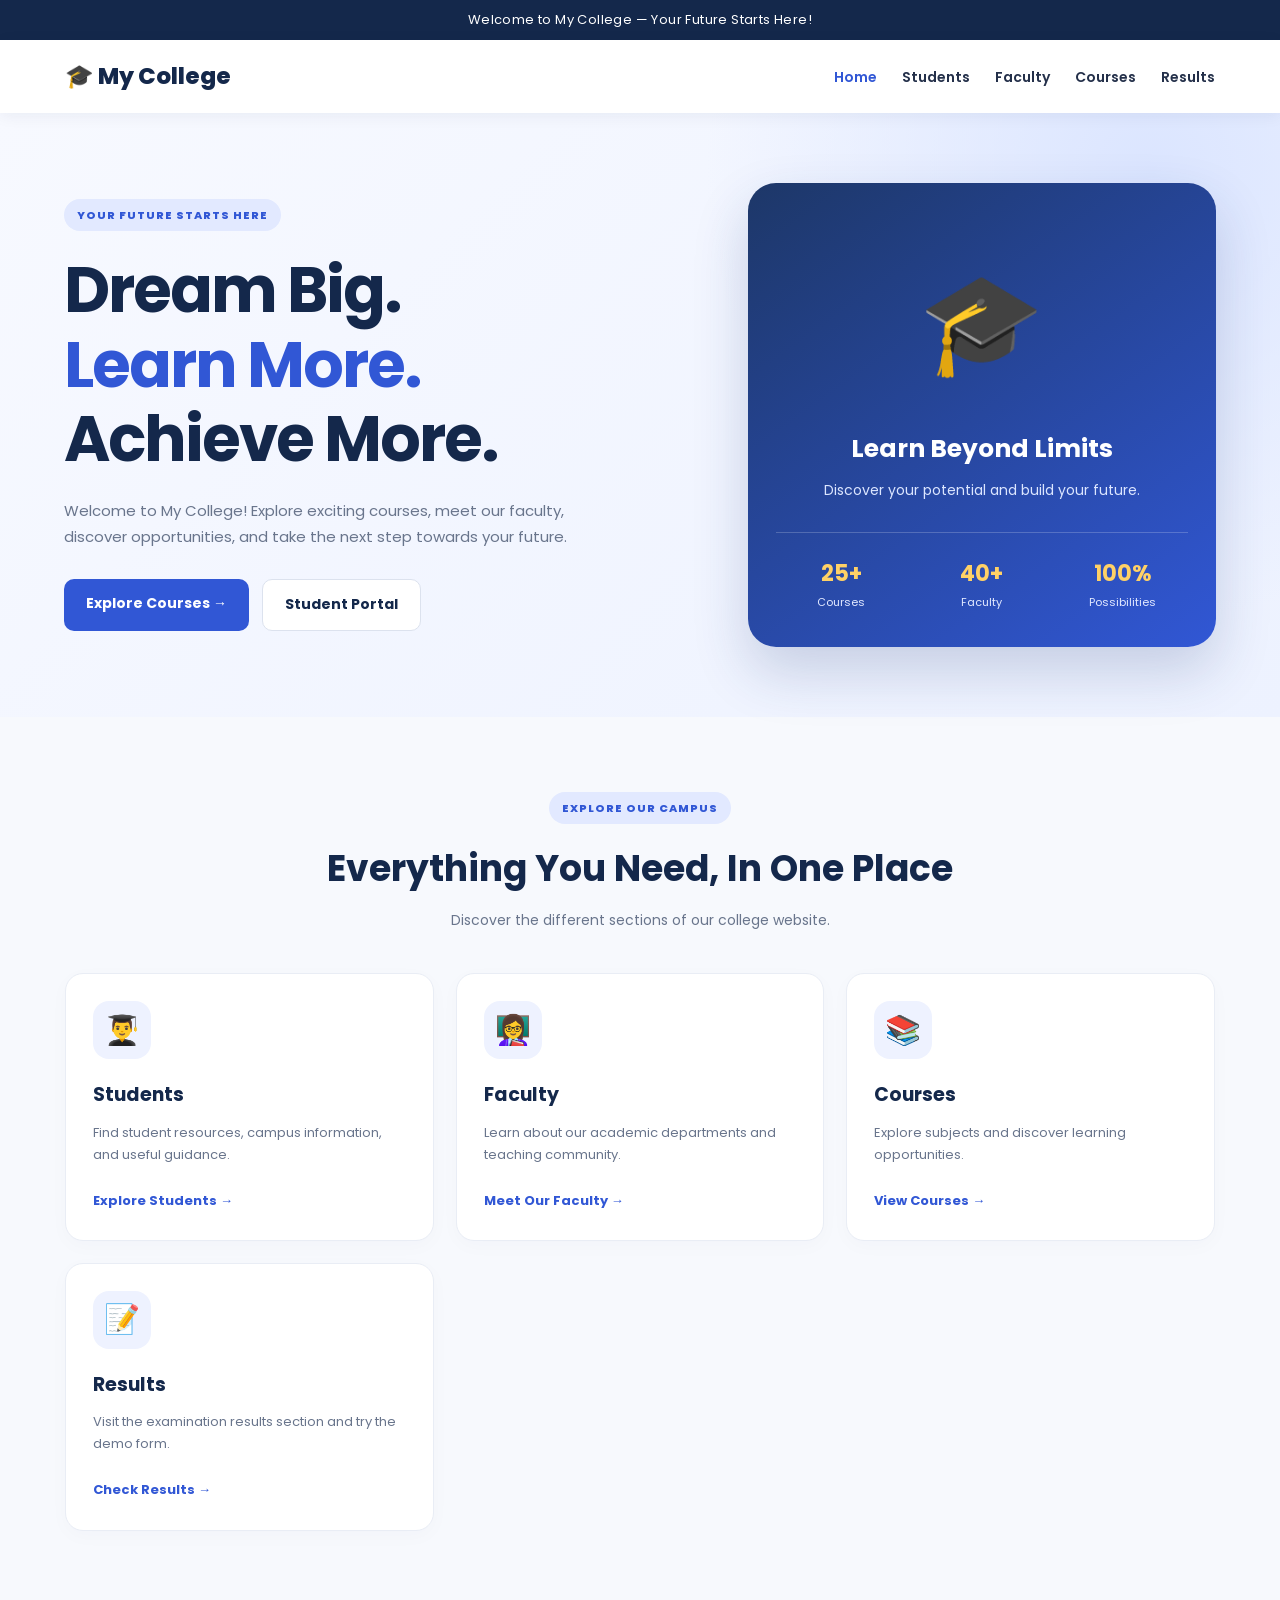
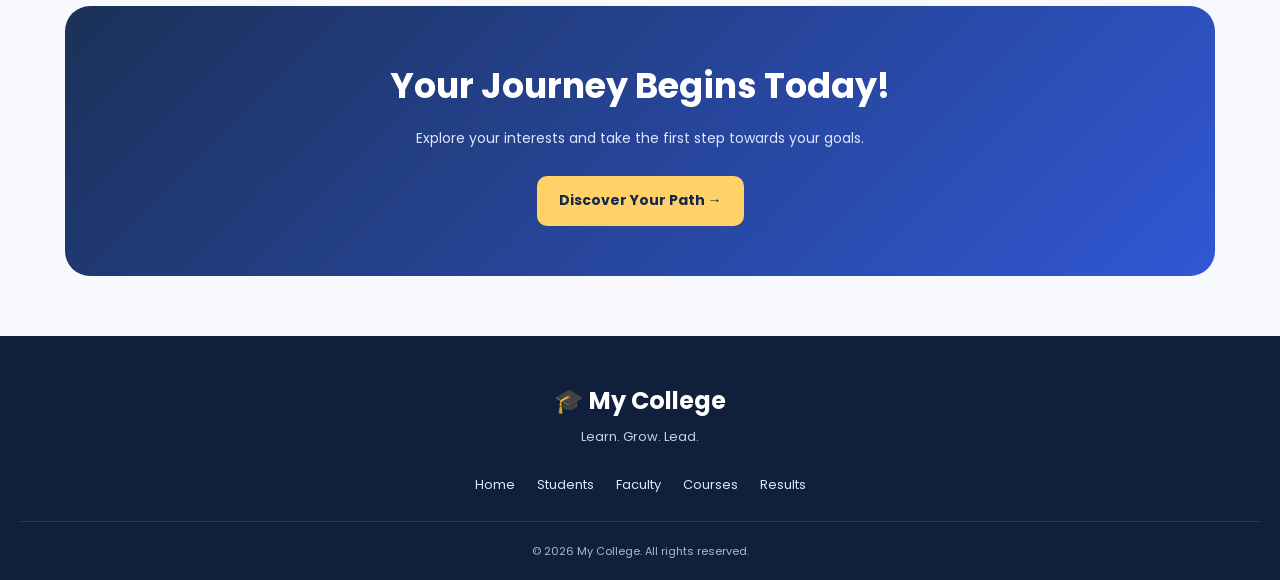
<file: index.html>
<!DOCTYPE html>
<html lang="en">
<head>
    <meta charset="UTF-8">
    <meta name="viewport" content="width=device-width, initial-scale=1.0">
    <title>My College | Learn. Grow. Lead.</title>
    <link rel="stylesheet" href="style.css">
</head>

<body>

    <div class="topbar">
        Welcome to My College — Your Future Starts Here!
    </div>

    <header>
        <nav class="navbar">
            <a href="index.html" class="logo">🎓 My College</a>

            <button class="menu-toggle" aria-label="Toggle navigation"
                    aria-expanded="false">☰</button>

            <ul class="nav-links">
                <li><a class="active" href="index.html">Home</a></li>
                <li><a href="students.html">Students</a></li>
                <li><a href="faculty.html">Faculty</a></li>
                <li><a href="courses.html">Courses</a></li>
                <li><a href="results.html">Results</a></li>
            </ul>
        </nav>
    </header>

    <section class="hero">
        <div class="hero-content">
            <span class="badge">YOUR FUTURE STARTS HERE</span>

            <h1>Dream Big.<br>
                <span>Learn More.</span><br>
                Achieve More.
            </h1>

            <p>
                Welcome to My College! Explore exciting courses,
                meet our faculty, discover opportunities, and
                take the next step towards your future.
            </p>

            <div class="hero-buttons">
                <a href="courses.html" class="btn">Explore Courses →</a>
                <a href="students.html" class="btn btn-light">Student Portal</a>
            </div>
        </div>

        <div class="hero-card">
            <div class="graduation">🎓</div>
            <h2>Learn Beyond Limits</h2>
            <p>Discover your potential and build your future.</p>

            <div class="mini-stats">
                <div>
                    <h3>25+</h3>
                    <p>Courses</p>
                </div>

                <div>
                    <h3>40+</h3>
                    <p>Faculty</p>
                </div>

                <div>
                    <h3>100%</h3>
                    <p>Possibilities</p>
                </div>
            </div>
        </div>
    </section>

    <section class="section">
        <div class="section-heading">
            <span class="badge">EXPLORE OUR CAMPUS</span>
            <h2>Everything You Need, In One Place</h2>
            <p>Discover the different sections of our college website.</p>
        </div>

        <div class="card-container">

            <div class="card">
                <div class="card-icon">👨‍🎓</div>
                <h3>Students</h3>
                <p>Find student resources, campus information, and useful guidance.</p>
                <a href="students.html">Explore Students →</a>
            </div>

            <div class="card">
                <div class="card-icon">👩‍🏫</div>
                <h3>Faculty</h3>
                <p>Learn about our academic departments and teaching community.</p>
                <a href="faculty.html">Meet Our Faculty →</a>
            </div>

            <div class="card">
                <div class="card-icon">📚</div>
                <h3>Courses</h3>
                <p>Explore subjects and discover learning opportunities.</p>
                <a href="courses.html">View Courses →</a>
            </div>

            <div class="card">
                <div class="card-icon">📝</div>
                <h3>Results</h3>
                <p>Visit the examination results section and try the demo form.</p>
                <a href="results.html">Check Results →</a>
            </div>

        </div>
    </section>

    <section class="cta">
        <h2>Your Journey Begins Today!</h2>
        <p>Explore your interests and take the first step towards your goals.</p>
        <a href="courses.html" class="btn btn-yellow">Discover Your Path →</a>
    </section>

    <footer>
        <h3>🎓 My College</h3>
        <p>Learn. Grow. Lead.</p>

        <div class="footer-links">
            <a href="index.html">Home</a>
            <a href="students.html">Students</a>
            <a href="faculty.html">Faculty</a>
            <a href="courses.html">Courses</a>
            <a href="results.html">Results</a>
        </div>

        <p class="copyright">© 2026 My College. All rights reserved.</p>
    </footer>

    <script src="script.js"></script>

</body>
</html>
</file>
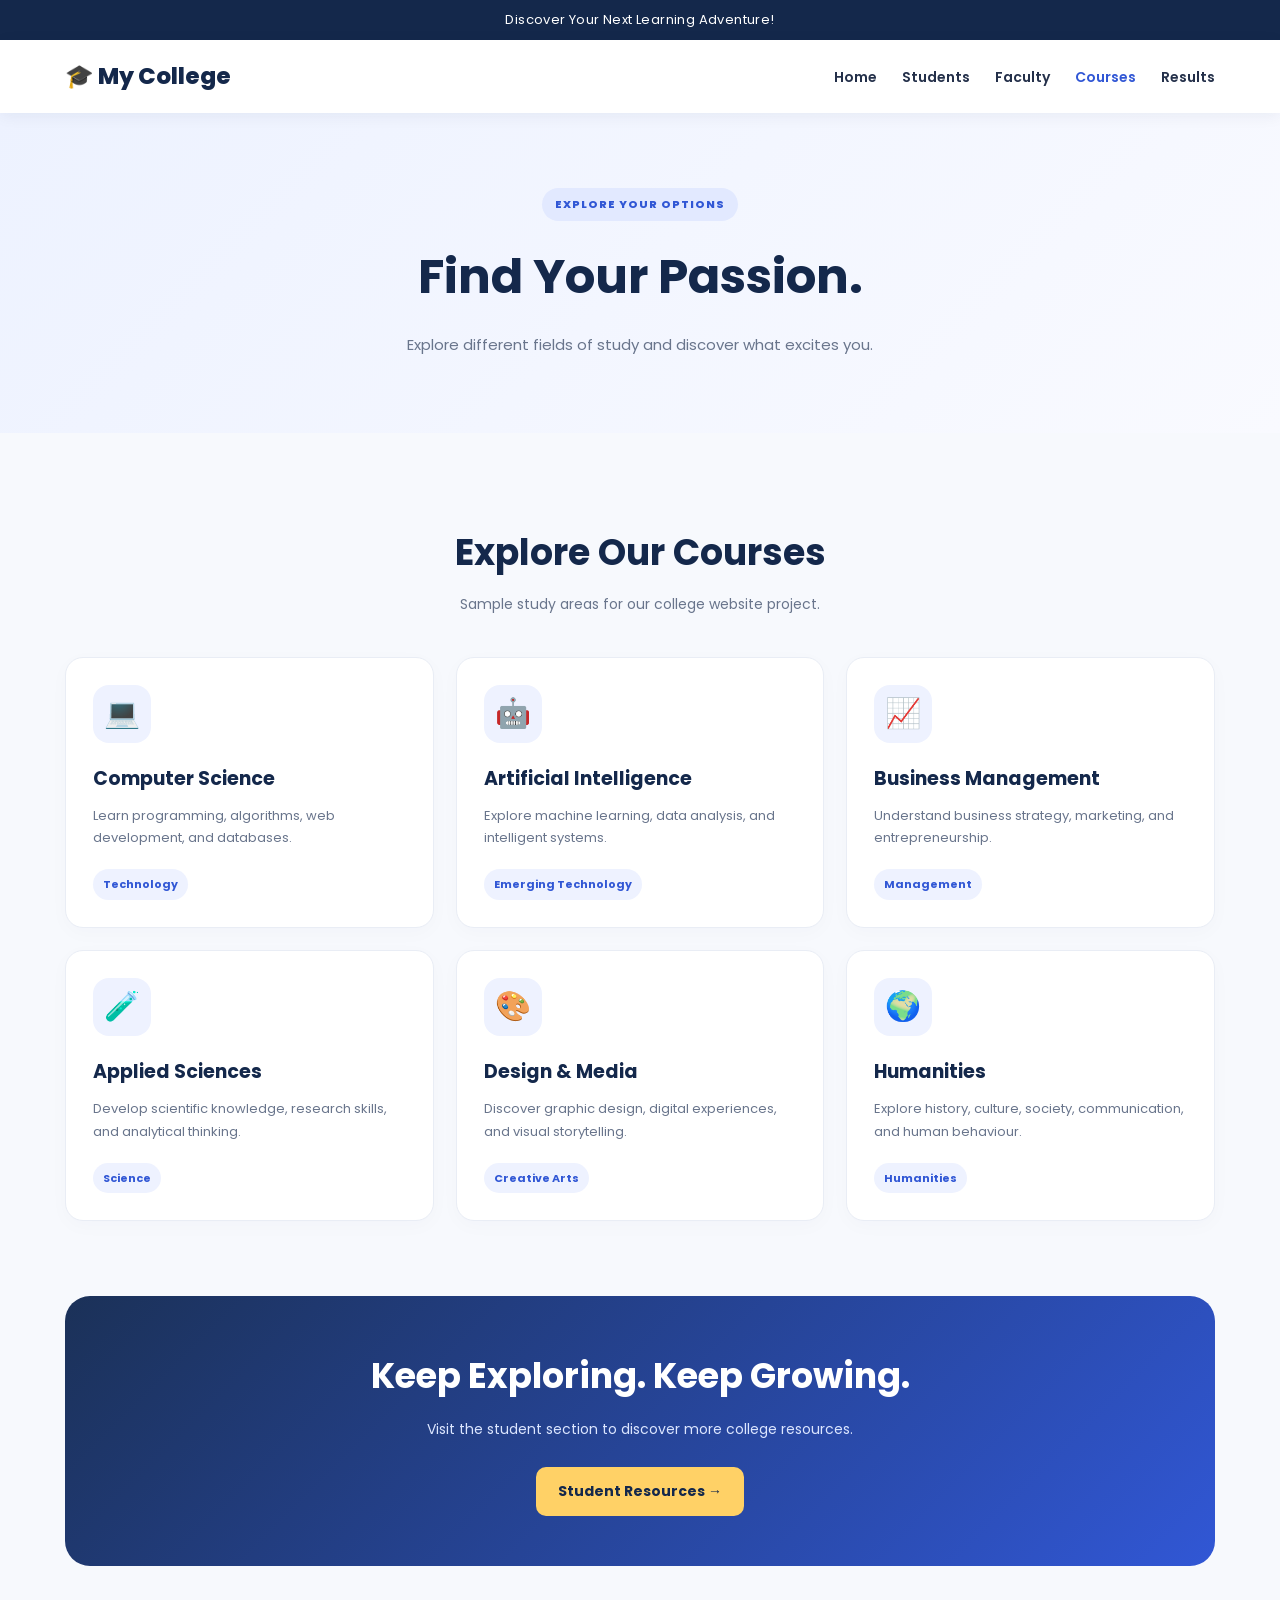
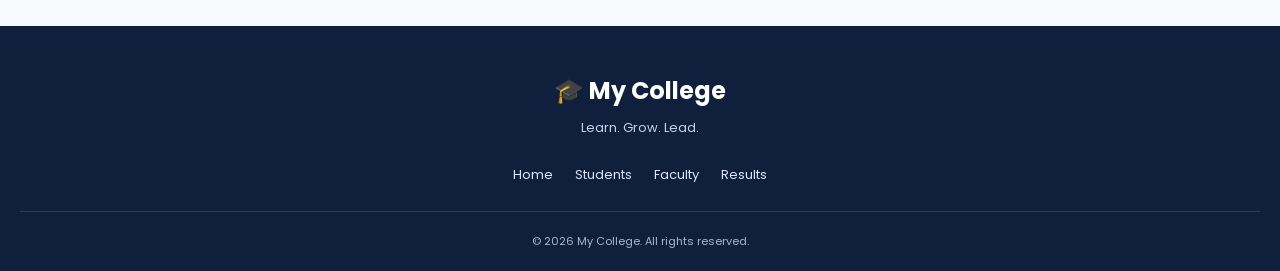
<file: courses.html>
<!DOCTYPE html>
<html lang="en">
<head>
    <meta charset="UTF-8">
    <meta name="viewport" content="width=device-width, initial-scale=1.0">
    <title>Courses | My College</title>
    <link rel="stylesheet" href="style.css">
</head>

<body>

    <div class="topbar">Discover Your Next Learning Adventure!</div>

    <header>
        <nav class="navbar">
            <a href="index.html" class="logo">🎓 My College</a>

            <button class="menu-toggle" aria-label="Toggle navigation"
                    aria-expanded="false">☰</button>

            <ul class="nav-links">
                <li><a href="index.html">Home</a></li>
                <li><a href="students.html">Students</a></li>
                <li><a href="faculty.html">Faculty</a></li>
                <li><a class="active" href="courses.html">Courses</a></li>
                <li><a href="results.html">Results</a></li>
            </ul>
        </nav>
    </header>

    <section class="page-banner">
        <span class="badge">EXPLORE YOUR OPTIONS</span>
        <h1>Find Your Passion.</h1>
        <p>Explore different fields of study and discover what excites you.</p>
    </section>

    <section class="section">
        <div class="section-heading">
            <h2>Explore Our Courses</h2>
            <p>Sample study areas for our college website project.</p>
        </div>

        <div class="card-container">

            <div class="card">
                <div class="card-icon">💻</div>
                <h3>Computer Science</h3>
                <p>Learn programming, algorithms, web development, and databases.</p>
                <span class="course-tag">Technology</span>
            </div>

            <div class="card">
                <div class="card-icon">🤖</div>
                <h3>Artificial Intelligence</h3>
                <p>Explore machine learning, data analysis, and intelligent systems.</p>
                <span class="course-tag">Emerging Technology</span>
            </div>

            <div class="card">
                <div class="card-icon">📈</div>
                <h3>Business Management</h3>
                <p>Understand business strategy, marketing, and entrepreneurship.</p>
                <span class="course-tag">Management</span>
            </div>

            <div class="card">
                <div class="card-icon">🧪</div>
                <h3>Applied Sciences</h3>
                <p>Develop scientific knowledge, research skills, and analytical thinking.</p>
                <span class="course-tag">Science</span>
            </div>

            <div class="card">
                <div class="card-icon">🎨</div>
                <h3>Design & Media</h3>
                <p>Discover graphic design, digital experiences, and visual storytelling.</p>
                <span class="course-tag">Creative Arts</span>
            </div>

            <div class="card">
                <div class="card-icon">🌍</div>
                <h3>Humanities</h3>
                <p>Explore history, culture, society, communication, and human behaviour.</p>
                <span class="course-tag">Humanities</span>
            </div>

        </div>
    </section>

    <section class="cta">
        <h2>Keep Exploring. Keep Growing.</h2>
        <p>Visit the student section to discover more college resources.</p>
        <a href="students.html" class="btn btn-yellow">Student Resources →</a>
    </section>

    <footer>
        <h3>🎓 My College</h3>
        <p>Learn. Grow. Lead.</p>

        <div class="footer-links">
            <a href="index.html">Home</a>
            <a href="students.html">Students</a>
            <a href="faculty.html">Faculty</a>
            <a href="results.html">Results</a>
        </div>

        <p class="copyright">© 2026 My College. All rights reserved.</p>
    </footer>

    <script src="script.js"></script>

</body>
</html>
</file>
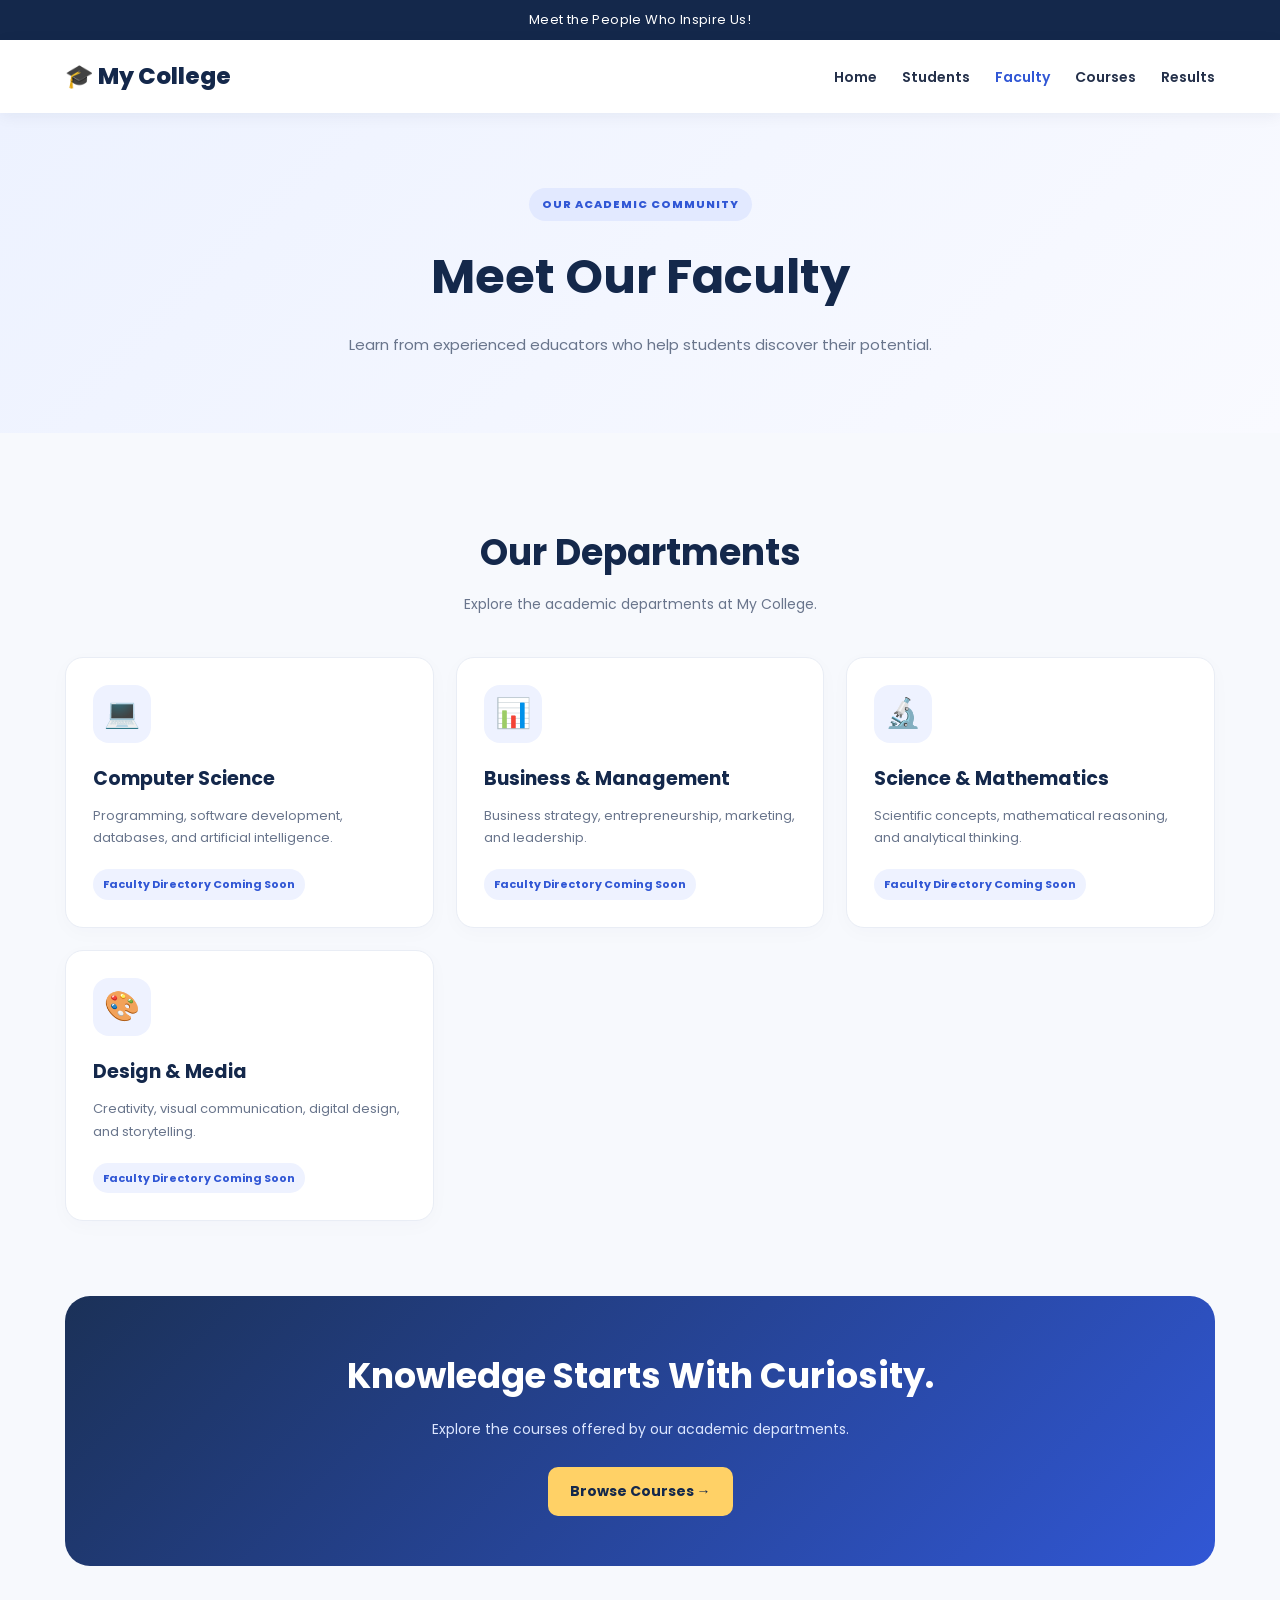
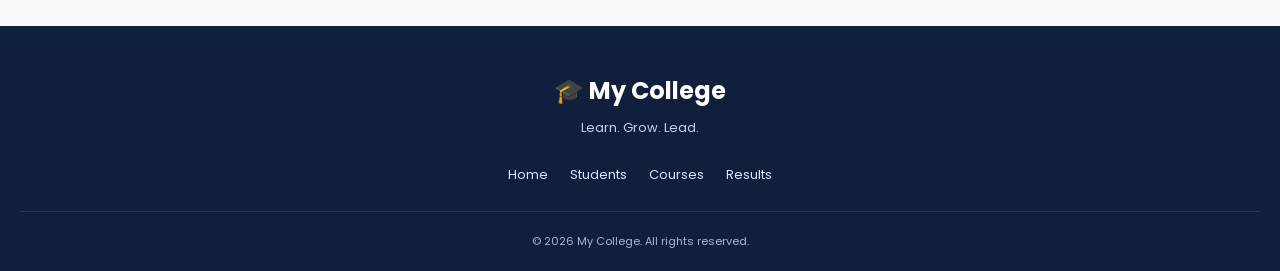
<file: faculty.html>
<!DOCTYPE html>
<html lang="en">
<head>
    <meta charset="UTF-8">
    <meta name="viewport" content="width=device-width, initial-scale=1.0">
    <title>Faculty | My College</title>
    <link rel="stylesheet" href="style.css">
</head>

<body>

    <div class="topbar">Meet the People Who Inspire Us!</div>

    <header>
        <nav class="navbar">
            <a href="index.html" class="logo">🎓 My College</a>

            <button class="menu-toggle" aria-label="Toggle navigation"
                    aria-expanded="false">☰</button>

            <ul class="nav-links">
                <li><a href="index.html">Home</a></li>
                <li><a href="students.html">Students</a></li>
                <li><a class="active" href="faculty.html">Faculty</a></li>
                <li><a href="courses.html">Courses</a></li>
                <li><a href="results.html">Results</a></li>
            </ul>
        </nav>
    </header>

    <section class="page-banner">
        <span class="badge">OUR ACADEMIC COMMUNITY</span>
        <h1>Meet Our Faculty</h1>
        <p>Learn from experienced educators who help students discover their potential.</p>
    </section>

    <section class="section">
        <div class="section-heading">
            <h2>Our Departments</h2>
            <p>Explore the academic departments at My College.</p>
        </div>

        <div class="card-container">

            <div class="card">
                <div class="card-icon">💻</div>
                <h3>Computer Science</h3>
                <p>Programming, software development, databases, and artificial intelligence.</p>
                <span class="coming-soon">Faculty Directory Coming Soon</span>
            </div>

            <div class="card">
                <div class="card-icon">📊</div>
                <h3>Business & Management</h3>
                <p>Business strategy, entrepreneurship, marketing, and leadership.</p>
                <span class="coming-soon">Faculty Directory Coming Soon</span>
            </div>

            <div class="card">
                <div class="card-icon">🔬</div>
                <h3>Science & Mathematics</h3>
                <p>Scientific concepts, mathematical reasoning, and analytical thinking.</p>
                <span class="coming-soon">Faculty Directory Coming Soon</span>
            </div>

            <div class="card">
                <div class="card-icon">🎨</div>
                <h3>Design & Media</h3>
                <p>Creativity, visual communication, digital design, and storytelling.</p>
                <span class="coming-soon">Faculty Directory Coming Soon</span>
            </div>

        </div>
    </section>

    <section class="cta">
        <h2>Knowledge Starts With Curiosity.</h2>
        <p>Explore the courses offered by our academic departments.</p>
        <a href="courses.html" class="btn btn-yellow">Browse Courses →</a>
    </section>

    <footer>
        <h3>🎓 My College</h3>
        <p>Learn. Grow. Lead.</p>

        <div class="footer-links">
            <a href="index.html">Home</a>
            <a href="students.html">Students</a>
            <a href="courses.html">Courses</a>
            <a href="results.html">Results</a>
        </div>

        <p class="copyright">© 2026 My College. All rights reserved.</p>
    </footer>

    <script src="script.js"></script>

</body>
</html>
</file>
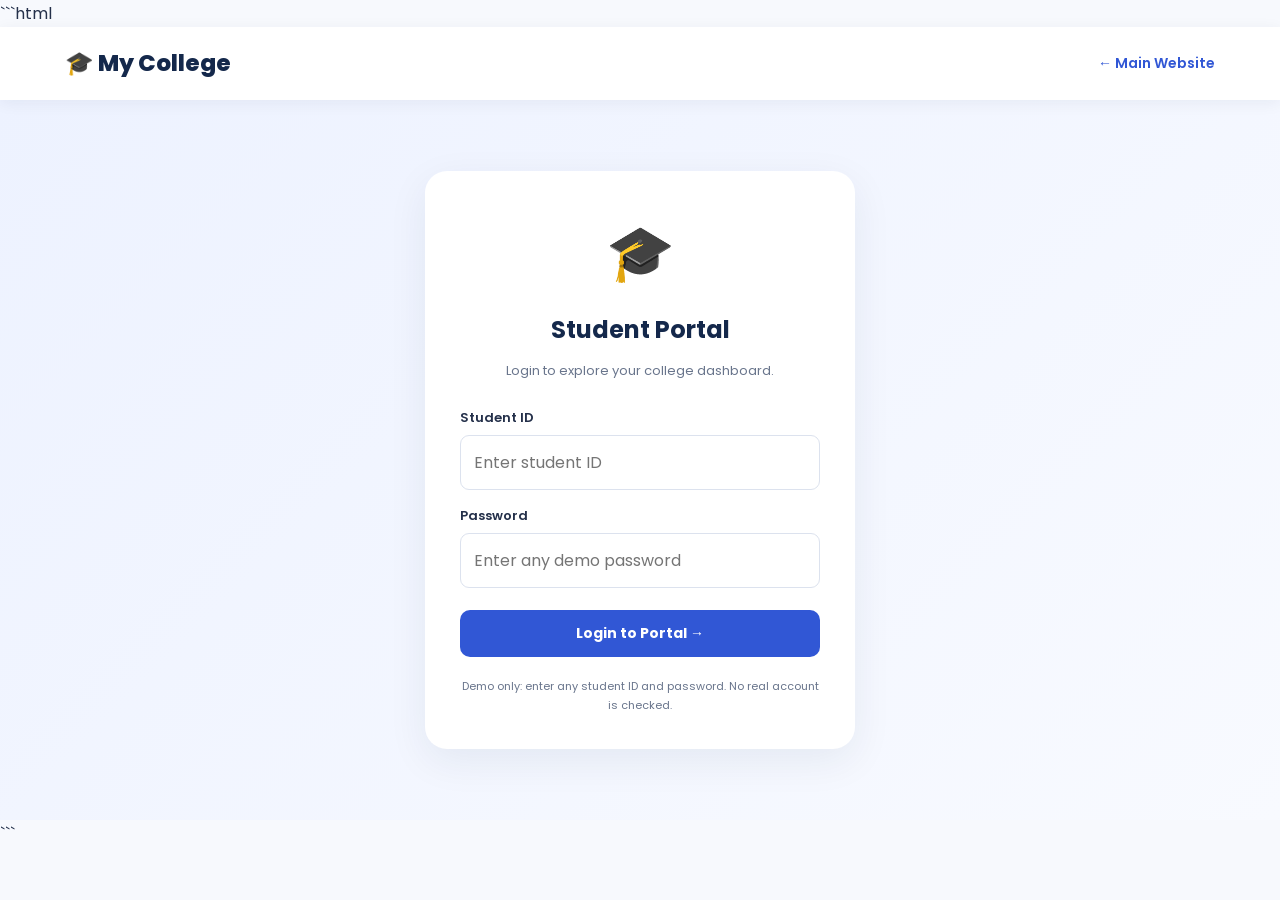
<file: portal.html>
```html
<!DOCTYPE html>
<html lang="en">
<head>
    <meta charset="UTF-8">
    <meta name="viewport" content="width=device-width, initial-scale=1.0">
    <title>Student Portal | My College</title>
    <link rel="stylesheet" href="style.css">
</head>
<body class="portal-body">

    <header>
        <nav class="navbar">
            <a href="index.html" class="logo">🎓 My College</a>
            <a href="index.html" class="portal-home">← Main Website</a>
        </nav>
    </header>

    <!-- LOGIN SECTION -->
    <section id="loginSection" class="portal-login">
        <div class="portal-login-card">
            <div class="portal-big-icon">🎓</div>
            <h1>Student Portal</h1>
            <p>Login to explore your college dashboard.</p>

            <form id="loginForm">
                <label for="studentId">Student ID</label>
                <input type="text" id="studentId"
                       placeholder="Enter student ID" required>

                <label for="studentPassword">Password</label>
                <input type="password" id="studentPassword"
                       placeholder="Enter any demo password" required>

                <button class="btn portal-submit" type="submit">
                    Login to Portal →
                </button>
            </form>

            <p class="portal-note">
                Demo only: enter any student ID and password.
                No real account is checked.
            </p>
        </div>
    </section>

    <!-- DASHBOARD SECTION -->
    <main id="dashboardSection" class="portal-dashboard" hidden>

        <div class="portal-welcome">
            <div>
                <span class="badge">STUDENT DASHBOARD</span>
                <h1>Welcome, <span id="welcomeName">Student</span>!</h1>
                <p>Manage your academic information in one place.</p>
            </div>
            <button id="logoutButton" class="btn portal-logout">
                Logout ↗
            </button>
        </div>

        <div class="portal-layout">

            <!-- SIDEBAR MENU -->
            <aside class="portal-sidebar">
                <h3>Student Menu</h3>
                <a href="#dashboard" class="portal-menu-link"> Dashboard</a>
                <a href="#attendance" class="portal-menu-link">Attendance</a>
                <a href="#fees" class="portal-menu-link">Fees</a>
                <a href="#results" class="portal-menu-link"> Results</a>
                <a href="#documents" class="portal-menu-link"> Downloads</a>
                <a href="#profile" class="portal-menu-link"> Profile</a>
            </aside>

            <!-- MAIN CONTENT -->
            <div class="portal-content">

                <section id="dashboard" class="portal-panel">
                    <h2>Overview</h2>
                    <p class="portal-muted">
                        Select a service to explore its function.
                    </p>

                    <div class="portal-stats">
                        <article class="portal-stat">
                            <span></span>
                            <h3>Attendance</h3>
                            <p>View attendance records</p>
                            <a href="#attendance">Open service →</a>
                        </article>

                        <article class="portal-stat">
                            <span></span>
                            <h3>Fee Details</h3>
                            <p>View fee information</p>
                            <a href="#fees">Open service →</a>
                        </article>

                        <article class="portal-stat">
                            <span></span>
                            <h3>Examination Results</h3>
                            <p>View sample results</p>
                            <a href="#results">Open service →</a>
                        </article>

                        <article class="portal-stat">
                            <span></span>
                            <h3>Documents</h3>
                            <p>Download a sample notice</p>
                            <a href="#documents">Open service →</a>
                        </article>
                    </div>
                </section>

                <section id="attendance" class="portal-panel">
                    <h2> Attendance</h2>
                    <p>Service: Check student attendance records.</p>
                    <div class="portal-info">
                        <strong>Demo attendance: 90%</strong>
                        <p>This is sample information, not an official record.</p>
                    </div>
                </section>

                <section id="fees" class="portal-panel">
                    <h2>Fee Details</h2>
                    <p>Service: View college fee information.</p>
                    <div class="portal-info">
                        <strong>Sample fee status: Information available</strong>
                        <p>No real payment is processed by this demo.</p>
                    </div>
                </section>

                <section id="results" class="portal-panel">
                    <h2>📝 Examination Results</h2>
                    <p>Service: View sample examination information.</p>
                    <div class="portal-info">
                        <strong>Sample result: Demo only</strong>
                        <p>Official marks are not available on this website.</p>
                        <a href="results.html" class="btn">
                            Open Results Page →
                        </a>
                    </div>
                </section>

                <section id="documents" class="portal-panel">
                    <h2> Download Documents</h2>
                    <p>Service: Download a sample college notice.</p>
                    <div class="portal-info">
                        <p>Sample file: College Notice</p>
                        <a class="btn"
                           href="data:text/plain;charset=utf-8,MY%20COLLEGE%0ASample%20college%20notice%20for%20the%20student%20portal%20assignment."
                           download="college-notice.txt">
                            Download Sample Notice ↓
                        </a>
                    </div>
                </section>

                <section id="profile" class="portal-panel">
                    <h2> Student Profile</h2>
                    <p>Service: View student information.</p>
                    <div class="portal-info">
                        <p><strong>Student ID:</strong>
                           <span id="profileId">Demo Student</span></p>
                        <p><strong>Course:</strong> Sample Course</p>
                        <p><strong>Portal type:</strong> Demonstration</p>
                    </div>
                </section>

            </div>
        </div>

        <footer class="portal-footer">
            <p>© 2026 My College | Student Portal Assignment</p>
            <p>Educational demo — no official student data is used.</p>
        </footer>

    </main>

    <script src="script.js"></script>
</body>
</html>
```
</file>
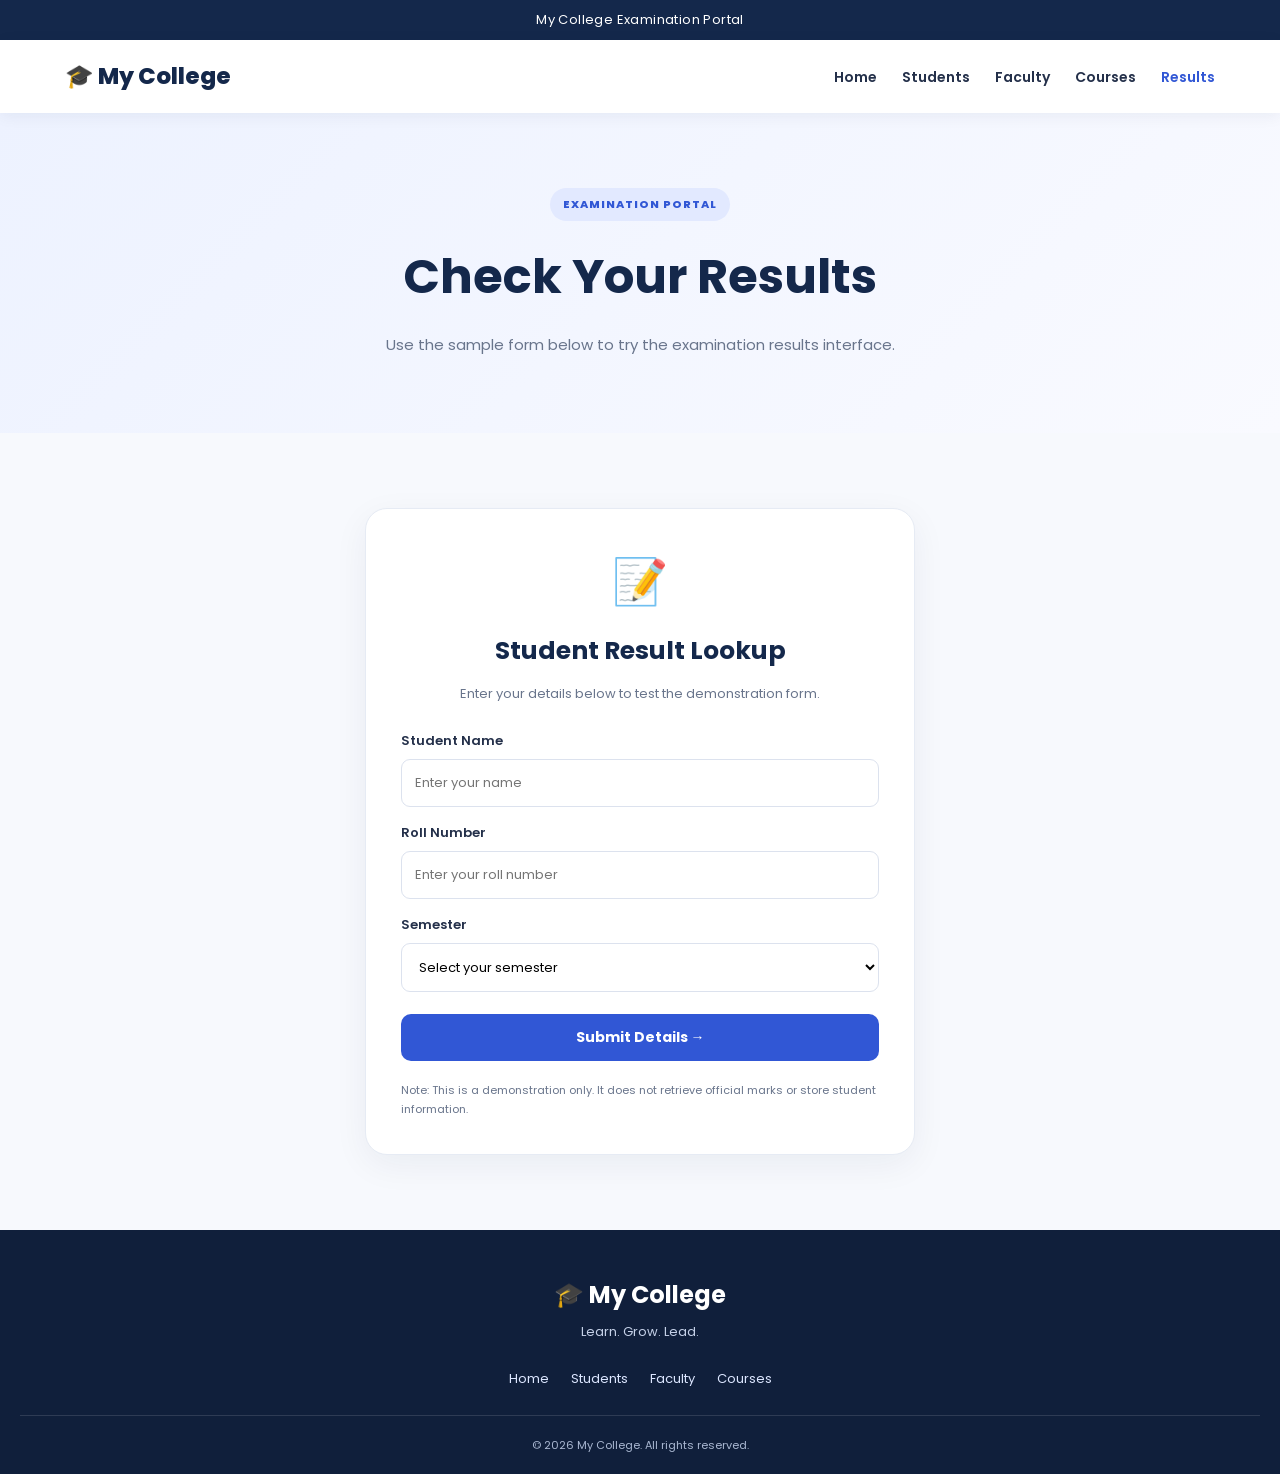
<file: results.html>
<!DOCTYPE html>
<html lang="en">
<head>
    <meta charset="UTF-8">
    <meta name="viewport" content="width=device-width, initial-scale=1.0">
    <title>Examination Results | My College</title>
    <link rel="stylesheet" href="style.css">
</head>

<body>

    <div class="topbar">My College Examination Portal</div>

    <header>
        <nav class="navbar">
            <a href="index.html" class="logo">🎓 My College</a>

            <button class="menu-toggle" aria-label="Toggle navigation"
                    aria-expanded="false">☰</button>

            <ul class="nav-links">
                <li><a href="index.html">Home</a></li>
                <li><a href="students.html">Students</a></li>
                <li><a href="faculty.html">Faculty</a></li>
                <li><a href="courses.html">Courses</a></li>
                <li><a class="active" href="results.html">Results</a></li>
            </ul>
        </nav>
    </header>

    <section class="page-banner">
        <span class="badge">EXAMINATION PORTAL</span>
        <h1>Check Your Results</h1>
        <p>Use the sample form below to try the examination results interface.</p>
    </section>

    <section class="section">
        <div class="result-container">

            <div class="result-icon">📝</div>

            <h2>Student Result Lookup</h2>

            <p class="result-description">
                Enter your details below to test the demonstration form.
            </p>

            <form id="resultForm">

                <label for="studentName">Student Name</label>
                <input
                    type="text"
                    id="studentName"
                    placeholder="Enter your name"
                    required
                >

                <label for="rollNumber">Roll Number</label>
                <input
                    type="text"
                    id="rollNumber"
                    placeholder="Enter your roll number"
                    required
                >

                <label for="semester">Semester</label>
                <select id="semester" required>
                    <option value="">Select your semester</option>
                    <option>Semester 1</option>
                    <option>Semester 2</option>
                    <option>Semester 3</option>
                    <option>Semester 4</option>
                    <option>Semester 5</option>
                    <option>Semester 6</option>
                    <option>Semester 7</option>
                    <option>Semester 8</option>
                </select>

                <button type="submit" class="btn result-button">
                    Submit Details →
                </button>

            </form>

            <div id="resultMessage" class="result-message" role="status"></div>

            <p class="demo-note">
                Note: This is a demonstration only. It does not retrieve official
                marks or store student information.
            </p>

        </div>
    </section>

    <footer>
        <h3>🎓 My College</h3>
        <p>Learn. Grow. Lead.</p>

        <div class="footer-links">
            <a href="index.html">Home</a>
            <a href="students.html">Students</a>
            <a href="faculty.html">Faculty</a>
            <a href="courses.html">Courses</a>
        </div>

        <p class="copyright">© 2026 My College. All rights reserved.</p>
    </footer>

    <script src="script.js"></script>

</body>
</html>
</file>
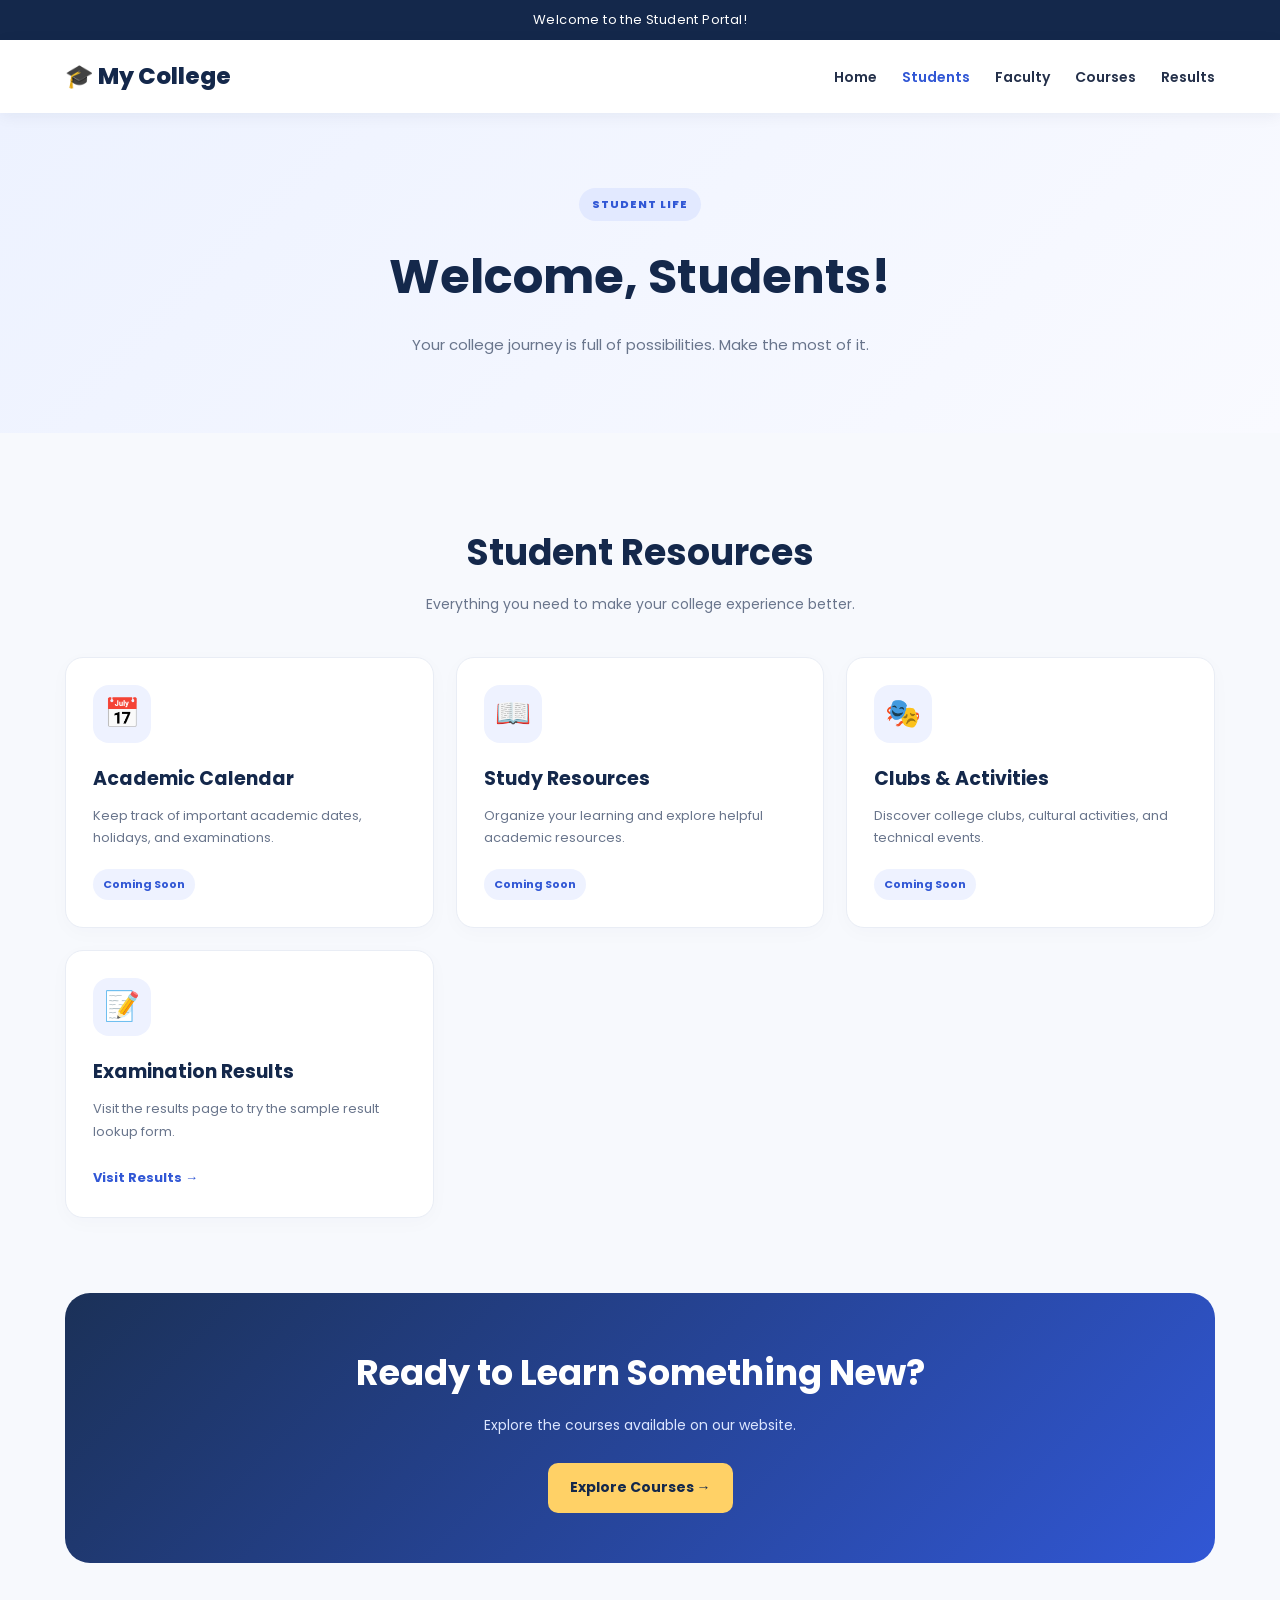
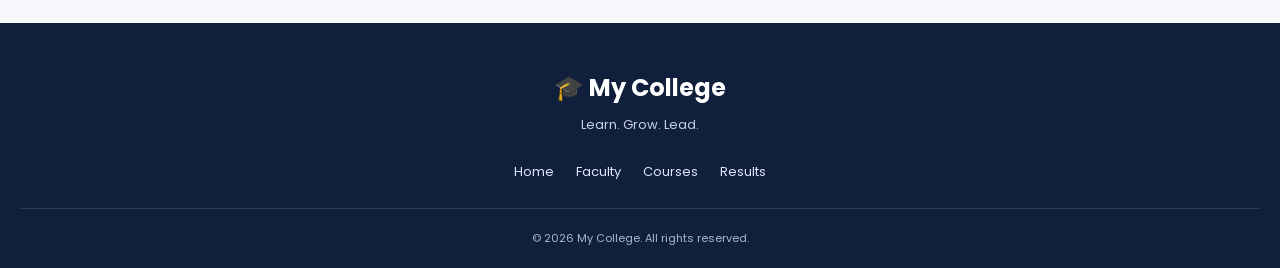
<file: students.html>
<!DOCTYPE html>
<html lang="en">
<head>
    <meta charset="UTF-8">
    <meta name="viewport" content="width=device-width, initial-scale=1.0">
    <title>Students | My College</title>
    <link rel="stylesheet" href="style.css">
</head>

<body>

    <div class="topbar">Welcome to the Student Portal!</div>

    <header>
        <nav class="navbar">
            <a href="index.html" class="logo">🎓 My College</a>

            <button class="menu-toggle" aria-label="Toggle navigation"
                    aria-expanded="false">☰</button>

            <ul class="nav-links">
                <li><a href="index.html">Home</a></li>
                <li><a class="active" href="students.html">Students</a></li>
                <li><a href="faculty.html">Faculty</a></li>
                <li><a href="courses.html">Courses</a></li>
                <li><a href="results.html">Results</a></li>
            </ul>
        </nav>
    </header>

    <section class="page-banner">
        <span class="badge">STUDENT LIFE</span>
        <h1>Welcome, Students!</h1>
        <p>Your college journey is full of possibilities. Make the most of it.</p>
    </section>

    <section class="section">
        <div class="section-heading">
            <h2>Student Resources</h2>
            <p>Everything you need to make your college experience better.</p>
        </div>

        <div class="card-container">

            <div class="card">
                <div class="card-icon">📅</div>
                <h3>Academic Calendar</h3>
                <p>Keep track of important academic dates, holidays, and examinations.</p>
                <span class="coming-soon">Coming Soon</span>
            </div>

            <div class="card">
                <div class="card-icon">📖</div>
                <h3>Study Resources</h3>
                <p>Organize your learning and explore helpful academic resources.</p>
                <span class="coming-soon">Coming Soon</span>
            </div>

            <div class="card">
                <div class="card-icon">🎭</div>
                <h3>Clubs & Activities</h3>
                <p>Discover college clubs, cultural activities, and technical events.</p>
                <span class="coming-soon">Coming Soon</span>
            </div>

            <div class="card">
                <div class="card-icon">📝</div>
                <h3>Examination Results</h3>
                <p>Visit the results page to try the sample result lookup form.</p>
                <a href="results.html">Visit Results →</a>
            </div>

        </div>
    </section>

    <section class="cta">
        <h2>Ready to Learn Something New?</h2>
        <p>Explore the courses available on our website.</p>
        <a href="courses.html" class="btn btn-yellow">Explore Courses →</a>
    </section>

    <footer>
        <h3>🎓 My College</h3>
        <p>Learn. Grow. Lead.</p>

        <div class="footer-links">
            <a href="index.html">Home</a>
            <a href="faculty.html">Faculty</a>
            <a href="courses.html">Courses</a>
            <a href="results.html">Results</a>
        </div>

        <p class="copyright">© 2026 My College. All rights reserved.</p>
    </footer>

    <script src="script.js"></script>

</body>
</html>
</file>
<file: style.css>
/* GENERAL STYLING */

@import url('https://fonts.googleapis.com/css2?family=Poppins:wght@400;500;600;700;800&display=swap');

* {
    margin: 0;
    padding: 0;
    box-sizing: border-box;
}

:root {
    --primary: #3157d5;
    --dark: #14284b;
    --light: #eef2ff;
    --text: #24304a;
    --muted: #69758c;
    --white: #ffffff;
    --background: #f7f9fd;
    --gold: #ffd166;
}

html {
    scroll-behavior: smooth;
}

body {
    font-family: 'Poppins', sans-serif;
    background: var(--background);
    color: var(--text);
    line-height: 1.7;
}

a {
    text-decoration: none;
}

/* TOP BAR */

.topbar {
    background: var(--dark);
    color: white;
    text-align: center;
    padding: 9px 15px;
    font-size: 13px;
    letter-spacing: 0.4px;
}

/* NAVIGATION */

header {
    background: white;
    box-shadow: 0 3px 15px rgba(20, 40, 75, 0.06);
    position: sticky;
    top: 0;
    z-index: 100;
}

.navbar {
    max-width: 1200px;
    margin: auto;
    padding: 17px 25px;
    display: flex;
    align-items: center;
    justify-content: space-between;
    gap: 20px;
}

.logo {
    font-size: 23px;
    font-weight: 800;
    color: var(--dark);
    white-space: nowrap;
}

.nav-links {
    display: flex;
    align-items: center;
    gap: 25px;
    list-style: none;
}

.nav-links a {
    color: var(--text);
    font-size: 14px;
    font-weight: 600;
    transition: 0.3s;
}

.nav-links a:hover,
.nav-links a.active {
    color: var(--primary);
}

.menu-toggle {
    display: none;
    padding: 7px 12px;
    background: white;
    border: 1px solid #dce2ee;
    border-radius: 8px;
    font-size: 22px;
    cursor: pointer;
}

/* HOMEPAGE HERO */

.hero {
    min-height: 590px;
    padding: 70px max(5%, calc((100% - 1200px) / 2));
    display: grid;
    grid-template-columns: 1.15fr 0.85fr;
    align-items: center;
    gap: 50px;
    background:
        radial-gradient(circle at 90% 10%, #dbe5ff, transparent 35%),
        linear-gradient(135deg, #f7f9ff, #edf2ff);
}

.hero-content {
    max-width: 620px;
}

.badge {
    display: inline-block;
    background: #e2e9ff;
    color: var(--primary);
    padding: 7px 13px;
    border-radius: 30px;
    font-size: 11px;
    font-weight: 800;
    letter-spacing: 1px;
}

.hero h1 {
    font-size: clamp(38px, 5vw, 63px);
    line-height: 1.18;
    color: var(--dark);
    margin: 22px 0;
    letter-spacing: -2px;
}

.hero h1 span {
    color: var(--primary);
}

.hero-content > p {
    color: var(--muted);
    font-size: 15px;
    max-width: 540px;
}

.hero-buttons {
    display: flex;
    gap: 13px;
    flex-wrap: wrap;
    margin-top: 30px;
}

/* BUTTONS */

.btn {
    display: inline-block;
    background: var(--primary);
    color: white;
    border: none;
    border-radius: 10px;
    padding: 13px 22px;
    font-family: inherit;
    font-size: 14px;
    font-weight: 700;
    text-align: center;
    cursor: pointer;
    transition: 0.3s;
}

.btn:hover {
    transform: translateY(-3px);
    box-shadow: 0 10px 25px rgba(49, 87, 213, 0.22);
}

.btn-light {
    background: white;
    color: var(--dark);
    border: 1px solid #dce2ee;
}

.btn-yellow {
    background: var(--gold);
    color: var(--dark);
}

/* HERO CARD */

.hero-card {
    background: linear-gradient(145deg, #1d3768, #3157d5);
    color: white;
    border-radius: 28px;
    padding: 35px 28px;
    text-align: center;
    box-shadow: 0 25px 55px rgba(35, 62, 120, 0.2);
}

.graduation {
    font-size: 100px;
    padding: 20px 0;
}

.hero-card h2 {
    font-size: 25px;
    margin-bottom: 8px;
}

.hero-card > p {
    color: #dce6ff;
    font-size: 14px;
}

.mini-stats {
    display: grid;
    grid-template-columns: repeat(3, 1fr);
    gap: 10px;
    margin-top: 30px;
    padding-top: 22px;
    border-top: 1px solid rgba(255, 255, 255, 0.2);
}

.mini-stats h3 {
    font-size: 22px;
    color: var(--gold);
}

.mini-stats p {
    font-size: 11px;
    color: #e2e9ff;
}

/* SECTIONS */

.section {
    max-width: 1200px;
    margin: auto;
    padding: 75px 25px;
}

.section-heading {
    text-align: center;
    max-width: 720px;
    margin: 0 auto 40px;
}

.section-heading h2 {
    color: var(--dark);
    font-size: clamp(25px, 4vw, 36px);
    margin: 14px 0 10px;
}

.section-heading p {
    color: var(--muted);
    font-size: 14px;
}

/* CARDS */

.card-container {
    display: grid;
    grid-template-columns: repeat(3, 1fr);
    gap: 22px;
}

.card {
    background: white;
    padding: 27px;
    border: 1px solid #e9edf5;
    border-radius: 18px;
    box-shadow: 0 5px 20px rgba(20, 40, 75, 0.025);
    transition: 0.3s;
}

.card:hover {
    transform: translateY(-6px);
    box-shadow: 0 15px 35px rgba(20, 40, 75, 0.09);
}

.card-icon {
    width: 58px;
    height: 58px;
    display: grid;
    place-items: center;
    background: var(--light);
    border-radius: 16px;
    font-size: 29px;
    margin-bottom: 20px;
}

.card h3 {
    color: var(--dark);
    font-size: 19px;
    margin-bottom: 10px;
}

.card p {
    color: var(--muted);
    font-size: 13px;
    margin-bottom: 20px;
}

.card a {
    color: var(--primary);
    font-weight: 700;
    font-size: 13px;
}

.course-tag,
.coming-soon {
    display: inline-block;
    padding: 6px 10px;
    background: var(--light);
    color: var(--primary);
    border-radius: 20px;
    font-size: 11px;
    font-weight: 700;
}

/* INNER PAGE BANNER */

.page-banner {
    padding: 75px 20px;
    text-align: center;
    background: linear-gradient(135deg, #edf2ff, #f9faff);
}

.page-banner h1 {
    font-size: clamp(32px, 5vw, 48px);
    color: var(--dark);
    margin: 15px 0;
}

.page-banner p {
    max-width: 650px;
    margin: auto;
    color: var(--muted);
    font-size: 15px;
}

/* CALL TO ACTION */

.cta {
    margin: 0 auto 60px;
    width: min(1150px, 92%);
    padding: 50px 25px;
    text-align: center;
    background: linear-gradient(135deg, #1b3158, #3157d5);
    border-radius: 25px;
    color: white;
}

.cta h2 {
    font-size: clamp(25px, 4vw, 35px);
    margin-bottom: 12px;
}

.cta p {
    color: #dce6ff;
    margin-bottom: 25px;
    font-size: 14px;
}

/* RESULTS FORM */

.result-container {
    max-width: 550px;
    margin: 0 auto;
    padding: 35px;
    background: white;
    border: 1px solid #e6ebf4;
    border-radius: 22px;
    box-shadow: 0 10px 35px rgba(20, 40, 75, 0.06);
}

.result-icon {
    font-size: 45px;
    text-align: center;
    margin-bottom: 10px;
}

.result-container h2 {
    text-align: center;
    color: var(--dark);
    font-size: 25px;
}

.result-description {
    text-align: center;
    color: var(--muted);
    font-size: 13px;
    margin: 10px 0 25px;
}

#resultForm label {
    display: block;
    font-size: 13px;
    font-weight: 600;
    margin: 15px 0 7px;
}

#resultForm input,
#resultForm select {
    width: 100%;
    padding: 13px;
    border: 1px solid #dce2ee;
    border-radius: 9px;
    background: white;
    font-family: inherit;
    font-size: 13px;
}

#resultForm input:focus,
#resultForm select:focus {
    outline: 2px solid #c6d3ff;
    border-color: var(--primary);
}

.result-button {
    width: 100%;
    margin-top: 22px;
}

.result-message {
    display: none;
    margin-top: 20px;
    padding: 15px;
    background: #eaf2ff;
    color: var(--dark);
    border-radius: 10px;
    font-size: 13px;
}

.result-message.show {
    display: block;
}

.demo-note {
    color: var(--muted);
    font-size: 11px;
    margin-top: 20px;
}

/* FOOTER */

footer {
    background: #101f3b;
    color: white;
    padding: 45px 20px 20px;
    text-align: center;
}

footer h3 {
    font-size: 24px;
    margin-bottom: 5px;
}

footer > p {
    color: #c5d1e8;
    font-size: 13px;
}

.footer-links {
    display: flex;
    justify-content: center;
    flex-wrap: wrap;
    gap: 22px;
    margin: 25px 0;
}

.footer-links a {
    color: #dce6ff;
    font-size: 13px;
}

.footer-links a:hover {
    color: var(--gold);
}

.copyright {
    border-top: 1px solid #ffffff20;
    margin-top: 25px;
    padding-top: 20px;
    font-size: 11px;
    color: #aab8d2;
}

/* MOBILE RESPONSIVENESS */

@media (max-width: 850px) {
    .hero {
        grid-template-columns: 1fr;
        padding-top: 55px;
        padding-bottom: 55px;
    }

    .hero-content {
        max-width: 100%;
    }

    .hero-card {
        max-width: 600px;
        width: 100%;
        margin: auto;
    }

    .card-container {
        grid-template-columns: repeat(2, 1fr);
    }

    .nav-links {
        gap: 14px;
    }

    .navbar {
        padding: 15px 20px;
    }
}

@media (max-width: 600px) {
    .navbar {
        flex-wrap: wrap;
    }

    .menu-toggle {
        display: block;
    }

    .nav-links {
        display: none;
        flex-direction: column;
        align-items: stretch;
        width: 100%;
        gap: 0;
        padding-top: 10px;
    }

    .nav-links.open {
        display: flex;
    }

    .nav-links li a {
        display: block;
        padding: 10px;
    }

    .hero {
        gap: 35px;
    }

    .hero h1 {
        font-size: 39px;
    }

    .card-container {
        grid-template-columns: 1fr;
    }

    .section {
        padding: 50px 20px;
    }

    .page-banner {
        padding: 55px 20px;
    }

    .result-container {
        padding: 25px 18px;
    }

    .mini-stats h3 {
        font-size: 18px;
    }
}
```css
/* STUDENT PORTAL */

.portal-body {
    background: #f3f6fc;
    min-height: 100vh;
}

.portal-home {
    color: #3157d5;
    font-weight: 600;
    font-size: 14px;
}

.portal-login {
    min-height: 80vh;
    display: grid;
    place-items: center;
    padding: 35px 18px;
    background: linear-gradient(135deg, #edf2ff, #f8faff);
}

.portal-login-card {
    width: 100%;
    max-width: 430px;
    padding: 35px;
    border-radius: 22px;
    background: white;
    box-shadow: 0 12px 40px #14284b12;
}

.portal-big-icon {
    text-align: center;
    font-size: 55px;
}

.portal-login-card h1 {
    color: #14284b;
    text-align: center;
    margin: 10px 0;
}

.portal-login-card > p {
    text-align: center;
    color: #69758c;
    font-size: 13px;
    margin-bottom: 24px;
}

.portal-login-card label {
    display: block;
    font-size: 13px;
    font-weight: 600;
    margin: 15px 0 6px;
}

.portal-login-card input {
    width: 100%;
    padding: 13px;
    border: 1px solid #dce2ee;
    border-radius: 9px;
    font: inherit;
}

.portal-submit {
    width: 100%;
    margin-top: 22px;
}

.portal-login-card .portal-note {
    font-size: 11px;
    margin: 20px 0 0;
}

.portal-dashboard {
    max-width: 1200px;
    margin: auto;
    padding: 35px 22px;
}

.portal-dashboard[hidden] {
    display: none !important;
}

.portal-welcome {
    display: flex;
    align-items: center;
    justify-content: space-between;
    gap: 20px;
    margin-bottom: 30px;
}

.portal-welcome h1 {
    color: #14284b;
    margin-top: 12px;
    font-size: clamp(25px, 4vw, 36px);
}

.portal-welcome p,
.portal-muted {
    color: #69758c;
    font-size: 14px;
}

.portal-logout {
    background: #14284b;
    white-space: nowrap;
}

.portal-layout {
    display: grid;
    grid-template-columns: 220px minmax(0, 1fr);
    gap: 24px;
    align-items: start;
}

.portal-sidebar {
    background: white;
    border-radius: 16px;
    padding: 22px 15px;
    box-shadow: 0 5px 20px #14284b08;
    position: sticky;
    top: 90px;
}

.portal-sidebar h3 {
    color: #14284b;
    margin: 0 8px 15px;
    font-size: 16px;
}

.portal-menu-link {
    display: block;
    padding: 12px 10px;
    border-radius: 9px;
    color: #34415a;
    font-size: 13px;
    font-weight: 600;
    margin: 4px 0;
}

.portal-menu-link:hover {
    background: #edf2ff;
    color: #3157d5;
}

.portal-content {
    min-width: 0;
}

.portal-panel {
    background: white;
    padding: 25px;
    border-radius: 16px;
    margin-bottom: 22px;
    box-shadow: 0 5px 20px #14284b08;
    scroll-margin-top: 90px;
}

.portal-panel h2 {
    color: #14284b;
    font-size: 22px;
    margin-bottom: 8px;
}

.portal-panel > p {
    color: #69758c;
    font-size: 13px;
}

.portal-stats {
    display: grid;
    grid-template-columns: repeat(2, minmax(0, 1fr));
    gap: 16px;
    margin-top: 22px;
}

.portal-stat {
    padding: 20px;
    border: 1px solid #e7ecf5;
    border-radius: 13px;
}

.portal-stat > span {
    font-size: 30px;
}

.portal-stat h3 {
    color: #14284b;
    margin: 8px 0;
    font-size: 17px;
}

.portal-stat p {
    color: #69758c;
    font-size: 12px;
    margin-bottom: 12px;
}

.portal-stat a {
    color: #3157d5;
    font-size: 12px;
    font-weight: 700;
}

.portal-info {
    margin-top: 18px;
    padding: 18px;
    border-radius: 12px;
    background: #f2f5ff;
    color: #24304a;
    font-size: 14px;
}

.portal-info p {
    margin: 8px 0;
}

.portal-info .btn {
    margin-top: 10px;
}

.portal-footer {
    background: #14284b;
    color: white;
    border-radius: 15px;
    padding: 20px;
    text-align: center;
    margin-top: 30px;
}

.portal-footer p {
    font-size: 12px;
    margin: 5px 0;
}

@media (max-width: 700px) {
    .portal-layout {
        grid-template-columns: 1fr;
    }

    .portal-sidebar {
        position: static;
    }

    .portal-stats {
        grid-template-columns: 1fr;
    }

    .portal-welcome {
        align-items: flex-start;
        flex-direction: column;
    }

    .portal-login-card {
        padding: 25px 20px;
    }
}
</file>
